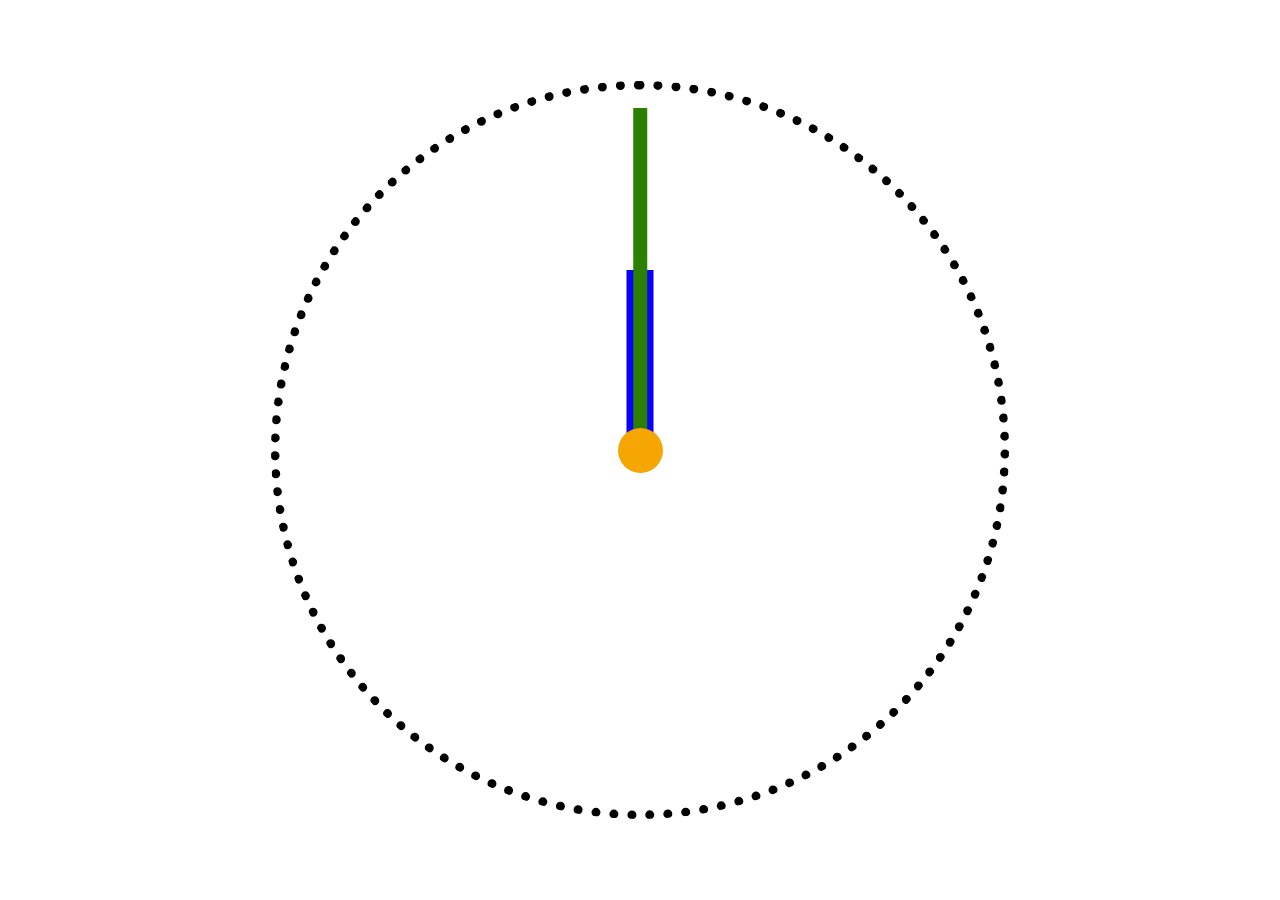
<file: index.html>
<!doctype html><html lang="en"><head><meta charset="utf-8"><meta name="viewport" content="width=device-width, user-scalable=no, initial-scale=1.0, maximum-scale=1.0, minimum-scale=1.0"><meta http-equiv="X-UA-Compatible" content="ie=edge"><title>Stop watch</title><link rel="stylesheet" href="index.86f04d63.css"></head><body> <div class="stopwatch stopwatch--speed-up"> <div class="stopwatch__minutes-hand"></div> <div class="stopwatch__seconds-hand"></div> <div class="stopwatch__center"></div> </div> </body></html>
</file>
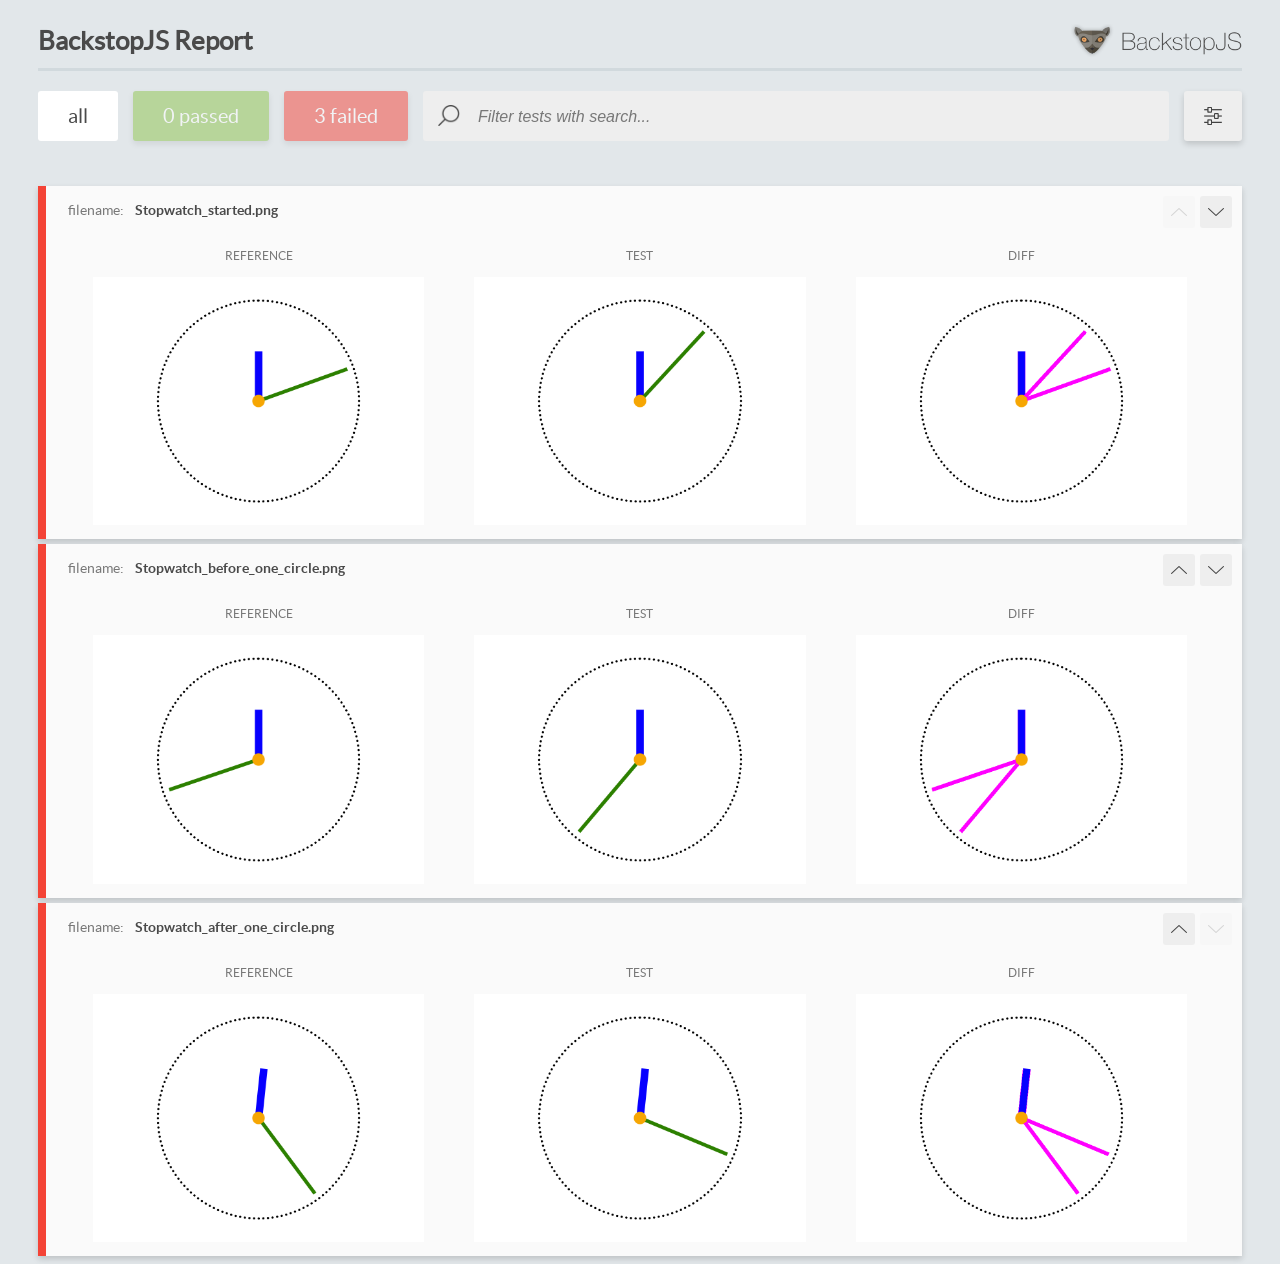
<file: report/html_report/index.html>
<!DOCTYPE html>
<html>
  <head>
    <meta charset="utf-8">
    <!-- Disable Cache -->
    <meta http-equiv="Cache-Control" content="no-cache, no-store, must-revalidate">
    <meta http-equiv="Pragma" content="no-cache">
    <meta http-equiv="Expires" content="0">

    <title>BackstopJS Report</title>

    <style>
      @font-face {
          font-family: 'latoregular';
          src: url('./assets/fonts/lato-regular-webfont.woff2') format('woff2'),
              url('./assets/fonts/lato-regular-webfont.woff') format('woff');
          font-weight: 400;
          font-style: normal;
      }
      @font-face {
          font-family: 'latobold';
          src: url('./assets/fonts/lato-bold-webfont.woff2') format('woff2'),
              url('./assets/fonts/lato-bold-webfont.woff') format('woff');
          font-weight: 700;
          font-style: normal;
      }

      .ReactModal__Body--open {
          overflow: hidden;
      }
      .ReactModal__Body--open .header {
        display: none;
      }

    </style>
  </head>
  <body style="background-color: #E2E7EA">
    <div id="root">

    </div>
    <script>
      function report (report) { // eslint-disable-line no-unused-vars
        window.tests = report;
      }
    </script>
    <script src="config.js"></script>
    <script src="index_bundle.js"></script>
  </body>
</html>
</file>
<file: index.86f04d63.css>
body{justify-content:center;align-items:center;height:100vh;margin:0;display:flex}@keyframes rotate{0%{transform:translate(-50%)rotate(0)}to{transform:translate(-50%)rotate(360deg)}}.stopwatch{border:1vmin dotted #000;border-radius:50%;justify-content:center;align-items:center;width:80vmin;height:80vmin;display:flex;position:relative}.stopwatch__minutes-hand{transform-origin:bottom;background:#0700ff;width:3vmin;height:20vmin;animation:3600s steps(60,end) infinite rotate;position:absolute;bottom:50%;left:50%;transform:translate(-50%)rotate(0)}.stopwatch__seconds-hand{transform-origin:bottom;background:#2c8000;width:1.5vmin;height:38vmin;animation:60s linear infinite rotate;position:absolute;bottom:50%;left:50%;transform:translate(-50%)rotate(0)}.stopwatch__center{background:#f6a603;border-radius:50%;width:5vmin;height:5vmin;position:absolute}.stopwatch--speed-up .stopwatch__seconds-hand{animation-duration:10s}.stopwatch--speed-up .stopwatch__minutes-hand{animation-duration:600s}
/*# sourceMappingURL=index.86f04d63.css.map */
</file>
